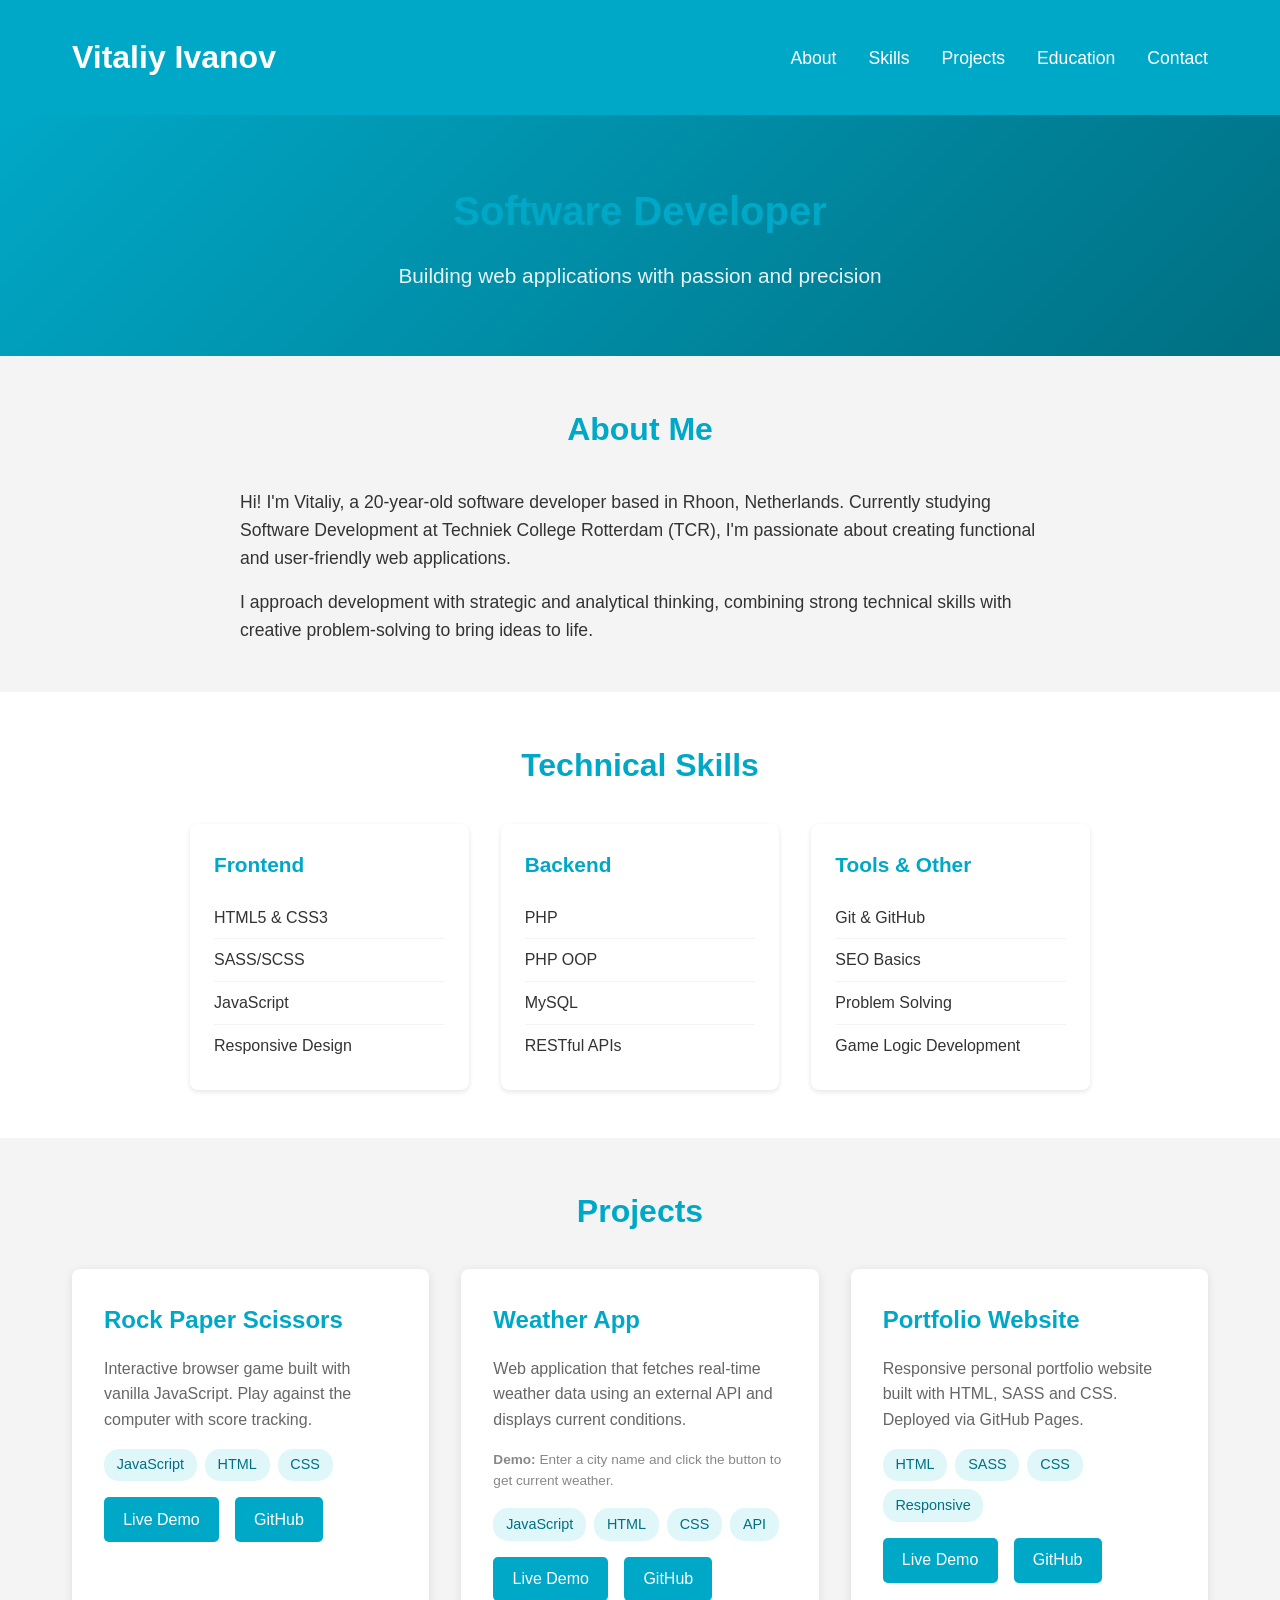
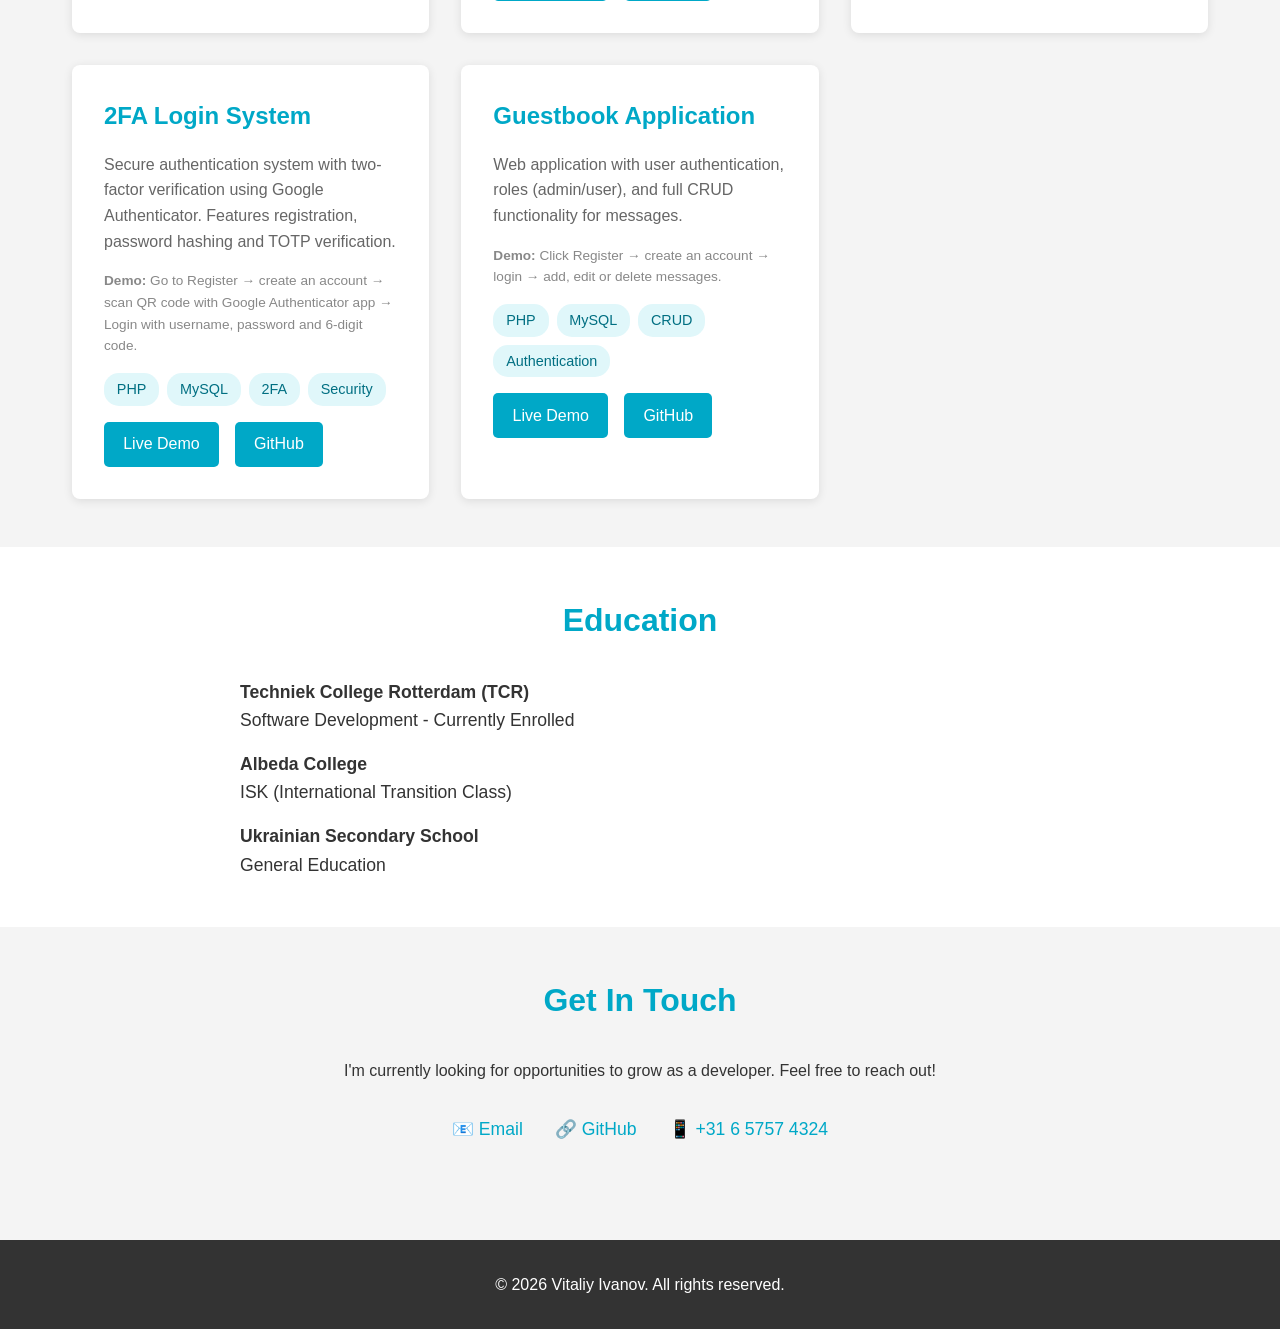
<file: index.html>
<!DOCTYPE html>
<html lang="en">
<head>
    <meta charset="UTF-8">
    <meta name="viewport" content="width=device-width, initial-scale=1.0">
    <title>Vitaliy Ivanov - Software Developer</title>
    <meta name="description" content="Portfolio of Vitaliy Ivanov - Software Developer based in Rotterdam, Netherlands">
    <meta name="keywords" content="software developer, web developer, programmer, Rotterdam">
    <link rel="stylesheet" href="css/style.css">
</head>
<body>
    <header>
        <div class="container">
            <h1>Vitaliy Ivanov</h1>
            <nav>
                <label for="menu-toggle" class="hamburger">
                    <span></span>
                    <span></span>
                    <span></span>
                </label>
                <input type="checkbox" id="menu-toggle">
                <ul>
                    <li><a href="#about">About</a></li>
                    <li><a href="#skills">Skills</a></li>
                    <li><a href="#projects">Projects</a></li>
                    <li><a href="#education">Education</a></li>
                    <li><a href="#contact">Contact</a></li>
                </ul>
            </nav>
        </div>
    </header>

    <section class="hero">
        <div class="container">
            <h2>Software Developer</h2>
            <p>Building web applications with passion and precision</p>
        </div>
    </section>

    <section id="about">
        <div class="container">
            <h2>About Me</h2>
            <div class="about-content">
                <p>Hi! I'm Vitaliy, a 20-year-old software developer based in Rhoon, Netherlands. Currently studying Software Development at Techniek College Rotterdam (TCR), I'm passionate about creating functional and user-friendly web applications.</p>
                <p style="margin-top: 1rem;">I approach development with strategic and analytical thinking, combining strong technical skills with creative problem-solving to bring ideas to life.</p>
            </div>
        </div>
    </section>

    <section id="skills">
        <div class="container">
            <h2>Technical Skills</h2>
            <div class="skills-grid">
                <div class="skill-category">
                    <h3>Frontend</h3>
                    <ul>
                        <li>HTML5 & CSS3</li>
                        <li>SASS/SCSS</li>
                        <li>JavaScript</li>
                        <li>Responsive Design</li>
                    </ul>
                </div>
                <div class="skill-category">
                    <h3>Backend</h3>
                    <ul>
                        <li>PHP</li>
                        <li>PHP OOP</li>
                        <li>MySQL</li>
                        <li>RESTful APIs</li>
                    </ul>
                </div>
                <div class="skill-category">
                    <h3>Tools & Other</h3>
                    <ul>
                        <li>Git & GitHub</li>
                        <li>SEO Basics</li>
                        <li>Problem Solving</li>
                        <li>Game Logic Development</li>
                    </ul>
                </div>
            </div>
        </div>
    </section>

    <section id="projects">
        <div class="container">
            <h2>Projects</h2>
            <div class="projects-grid">

                <div class="project-card">
                    <h3>Rock Paper Scissors</h3>
                    <p>Interactive browser game built with vanilla JavaScript. Play against the computer with score tracking.</p>
                    <div class="tech-tags">
                        <span class="tech-tag">JavaScript</span>
                        <span class="tech-tag">HTML</span>
                        <span class="tech-tag">CSS</span>
                    </div>
                    <div class="project-links">
                        <a href="https://vitaliyivanovv.github.io/rock-paper-scissors/" class="btn">Live Demo</a>
                        <a href="https://github.com/VitaliyIvanovv/rock-paper-scissors" class="btn">GitHub</a>
                    </div>
                </div>

                <div class="project-card">
                    <h3>Weather App</h3>
                    <p>Web application that fetches real-time weather data using an external API and displays current conditions.</p>
                    <p style="font-size: 0.85rem; color: #888; margin-top: 0.5rem;">
                        <strong>Demo:</strong> Enter a city name and click the button to get current weather.
                    </p>
                    <div class="tech-tags">
                        <span class="tech-tag">JavaScript</span>
                        <span class="tech-tag">HTML</span>
                        <span class="tech-tag">CSS</span>
                        <span class="tech-tag">API</span>
                    </div>
                    <div class="project-links">
                        <a href="https://vitaliyivanovv.github.io/Weather-App/" class="btn">Live Demo</a>
                        <a href="https://github.com/VitaliyIvanovv/weather-app" class="btn">GitHub</a>
                    </div>
                </div>

                <div class="project-card">
                    <h3>Portfolio Website</h3>
                    <p>Responsive personal portfolio website built with HTML, SASS and CSS. Deployed via GitHub Pages.</p>
                    <div class="tech-tags">
                        <span class="tech-tag">HTML</span>
                        <span class="tech-tag">SASS</span>
                        <span class="tech-tag">CSS</span>
                        <span class="tech-tag">Responsive</span>
                    </div>
                    <div class="project-links">
                        <a href="https://vitaliyivanovv.github.io/portfolio-website/" class="btn">Live Demo</a>
                        <a href="https://github.com/VitaliyIvanovv/portfolio-website" class="btn">GitHub</a>
                    </div>
                </div>

                <div class="project-card">
                    <h3>2FA Login System</h3>
                    <p>Secure authentication system with two-factor verification using Google Authenticator. Features registration, password hashing and TOTP verification.</p>
                    <p style="font-size: 0.85rem; color: #888; margin-top: 0.5rem;">
                        <strong>Demo:</strong> Go to Register → create an account → scan QR code with Google Authenticator app → Login with username, password and 6-digit code.
                    </p>
                    <div class="tech-tags">
                        <span class="tech-tag">PHP</span>
                        <span class="tech-tag">MySQL</span>
                        <span class="tech-tag">2FA</span>
                        <span class="tech-tag">Security</span>
                    </div>
                    <div class="project-links">
                        <a href="https://vitaliy-portfolio.rf.gd/2fa-login/login.php" class="btn">Live Demo</a>
                        <a href="https://github.com/VitaliyIvanovv/2fa-login" class="btn">GitHub</a>
                    </div>
                </div>

                <div class="project-card">
                    <h3>Guestbook Application</h3>
                    <p>Web application with user authentication, roles (admin/user), and full CRUD functionality for messages.</p>
                    <p style="font-size: 0.85rem; color: #888; margin-top: 0.5rem;">
                        <strong>Demo:</strong> Click Register → create an account → login → add, edit or delete messages.
                    </p>
                    <div class="tech-tags">
                        <span class="tech-tag">PHP</span>
                        <span class="tech-tag">MySQL</span>
                        <span class="tech-tag">CRUD</span>
                        <span class="tech-tag">Authentication</span>
                    </div>
                    <div class="project-links">
                        <a href="https://vitaliy-portfolio.rf.gd/gastenboek/login.php" class="btn">Live Demo</a>
                        <a href="https://github.com/VitaliyIvanovv/gastenboek" class="btn">GitHub</a>
                    </div>
                </div>

            </div>
        </div>
    </section>

    <section id="education">
        <div class="container">
            <h2>Education</h2>
            <div class="about-content">
                <p><strong>Techniek College Rotterdam (TCR)</strong><br>
                Software Development - Currently Enrolled</p>
                <p style="margin-top: 1rem;"><strong>Albeda College</strong><br>
                ISK (International Transition Class)</p>
                <p style="margin-top: 1rem;"><strong>Ukrainian Secondary School</strong><br>
                General Education</p>
            </div>
        </div>
    </section>

    <section id="contact">
        <div class="container">
            <h2>Get In Touch</h2>
            <div class="contact-info">
                <p>I'm currently looking for opportunities to grow as a developer. Feel free to reach out!</p>
                <div class="contact-links">
                    <a href="mailto:vitalivanov2005@gmail.com">📧 Email</a>
                    <a href="https://github.com/VitaliyIvanovv" target="_blank">🔗 GitHub</a>
                    <a href="tel:+31657574324">📱 +31 6 5757 4324</a>
                </div>
            </div>
        </div>
    </section>

    <footer>
        <div class="container">
            <p>&copy; 2026 Vitaliy Ivanov. All rights reserved.</p>
        </div>
    </footer>
</body>
</html>
</file>
<file: css/style.css>
/* Reset */
* {
    margin: 0;
    padding: 0;
    box-sizing: border-box;
}

body {
    font-family: 'Segoe UI', Tahoma, Geneva, Verdana, sans-serif;
    background-color: #f4f4f4;
    color: #333;
    line-height: 1.6;
}

.container {
    max-width: 1200px;
    margin: 0 auto;
    padding: 0 2rem;
}

/* Header */
header {
    background-color: #00a8c7;
    color: white;
    padding: 2rem 0;
    box-shadow: 0 2px 5px rgba(0, 0, 0, 0.1);
}

header .container {
    display: flex;
    justify-content: space-between;
    align-items: center;
}

header h1 {
    font-size: 2rem;
}

/* Navigation */
nav ul {
    display: flex;
    gap: 2rem;
    list-style: none;
}

nav a {
    color: white;
    text-decoration: none;
    font-size: 1.1rem;
    transition: color 0.3s;
}

nav a:hover {
    color: #006f82;
}

/* Hero Section */
.hero {
    background: linear-gradient(135deg, #00a8c7 0%, #006f82 100%);
    color: white;
    padding: 4rem 0;
    text-align: center;
}

.hero h2 {
    font-size: 2.5rem;
    margin-bottom: 1rem;
}

.hero p {
    font-size: 1.3rem;
    opacity: 0.9;
}

/* Sections */
section {
    padding: 3rem 0;
}

section:nth-child(even) {
    background-color: white;
}

h2 {
    font-size: 2rem;
    margin-bottom: 2rem;
    color: #00a8c7;
    text-align: center;
}

/* About Section */
.about-content {
    max-width: 800px;
    margin: 0 auto;
    font-size: 1.1rem;
}

/* Skills Section */
.skills-grid {
    display: grid;
    grid-template-columns: repeat(auto-fit, minmax(250px, 1fr));
    gap: 2rem;
    max-width: 900px;
    margin: 0 auto;
}

.skill-category {
    background: white;
    padding: 1.5rem;
    border-radius: 8px;
    box-shadow: 0 2px 5px rgba(0, 0, 0, 0.1);
}

.skill-category h3 {
    color: #00a8c7;
    margin-bottom: 1rem;
    font-size: 1.3rem;
}

.skill-category ul {
    list-style: none;
}

.skill-category li {
    padding: 0.5rem 0;
    border-bottom: 1px solid #f4f4f4;
}

.skill-category li:last-child {
    border-bottom: none;
}

/* Projects Section */
.projects-grid {
    display: grid;
    grid-template-columns: repeat(auto-fit, minmax(300px, 1fr));
    gap: 2rem;
}

.project-card {
    background: white;
    border-radius: 8px;
    padding: 2rem;
    box-shadow: 0 2px 10px rgba(0, 0, 0, 0.1);
    transition: transform 0.3s;
}

.project-card:hover {
    transform: translateY(-5px);
    box-shadow: 0 5px 15px rgba(0, 0, 0, 0.2);
}

.project-card h3 {
    color: #00a8c7;
    margin-bottom: 1rem;
    font-size: 1.5rem;
}

.project-card p {
    color: #666;
    margin-bottom: 1rem;
}

.tech-tags {
    display: flex;
    flex-wrap: wrap;
    gap: 0.5rem;
    margin: 1rem 0;
}

.tech-tag {
    background-color: #e0f7fa;
    color: #006f82;
    padding: 0.3rem 0.8rem;
    border-radius: 15px;
    font-size: 0.9rem;
}

.project-links {
    display: flex;
    gap: 1rem;
    margin-top: 1rem;
}

.btn {
    display: inline-block;
    padding: 0.6rem 1.2rem;
    background-color: #00a8c7;
    color: white;
    text-decoration: none;
    border-radius: 5px;
    transition: background-color 0.3s;
}

.btn:hover {
    background-color: #006f82;
}

/* Contact Section */
.contact-info {
    text-align: center;
    max-width: 600px;
    margin: 0 auto;
}

.contact-links {
    display: flex;
    justify-content: center;
    gap: 2rem;
    margin-top: 2rem;
    flex-wrap: wrap;
}

.contact-links a {
    color: #00a8c7;
    text-decoration: none;
    font-size: 1.1rem;
    transition: color 0.3s;
}

.contact-links a:hover {
    color: #006f82;
}

/* Footer */
footer {
    background-color: #333;
    color: white;
    text-align: center;
    padding: 2rem 0;
    margin-top: 3rem;
}

/* Hamburger Menu */
.hamburger {
    display: none;
    flex-direction: column;
    cursor: pointer;
    gap: 5px;
}

.hamburger span {
    width: 25px;
    height: 3px;
    background-color: white;
    transition: 0.3s;
}

#menu-toggle {
    display: none;
}

/* Media Queries */
@media (max-width: 768px) {
    header .container {
        flex-direction: column;
        gap: 1rem;
    }

    .hamburger {
        display: flex;
        align-self: flex-end;
    }

    nav ul {
        flex-direction: column;
        gap: 1rem;
        max-height: 0;
        overflow: hidden;
        transition: max-height 0.3s;
    }

    #menu-toggle:checked ~ ul {
        max-height: 500px;
    }

    .hero h2 {
        font-size: 2rem;
    }

    .projects-grid {
        grid-template-columns: 1fr;
    }

    .skills-grid {
        grid-template-columns: 1fr;
    }
}
</file>
